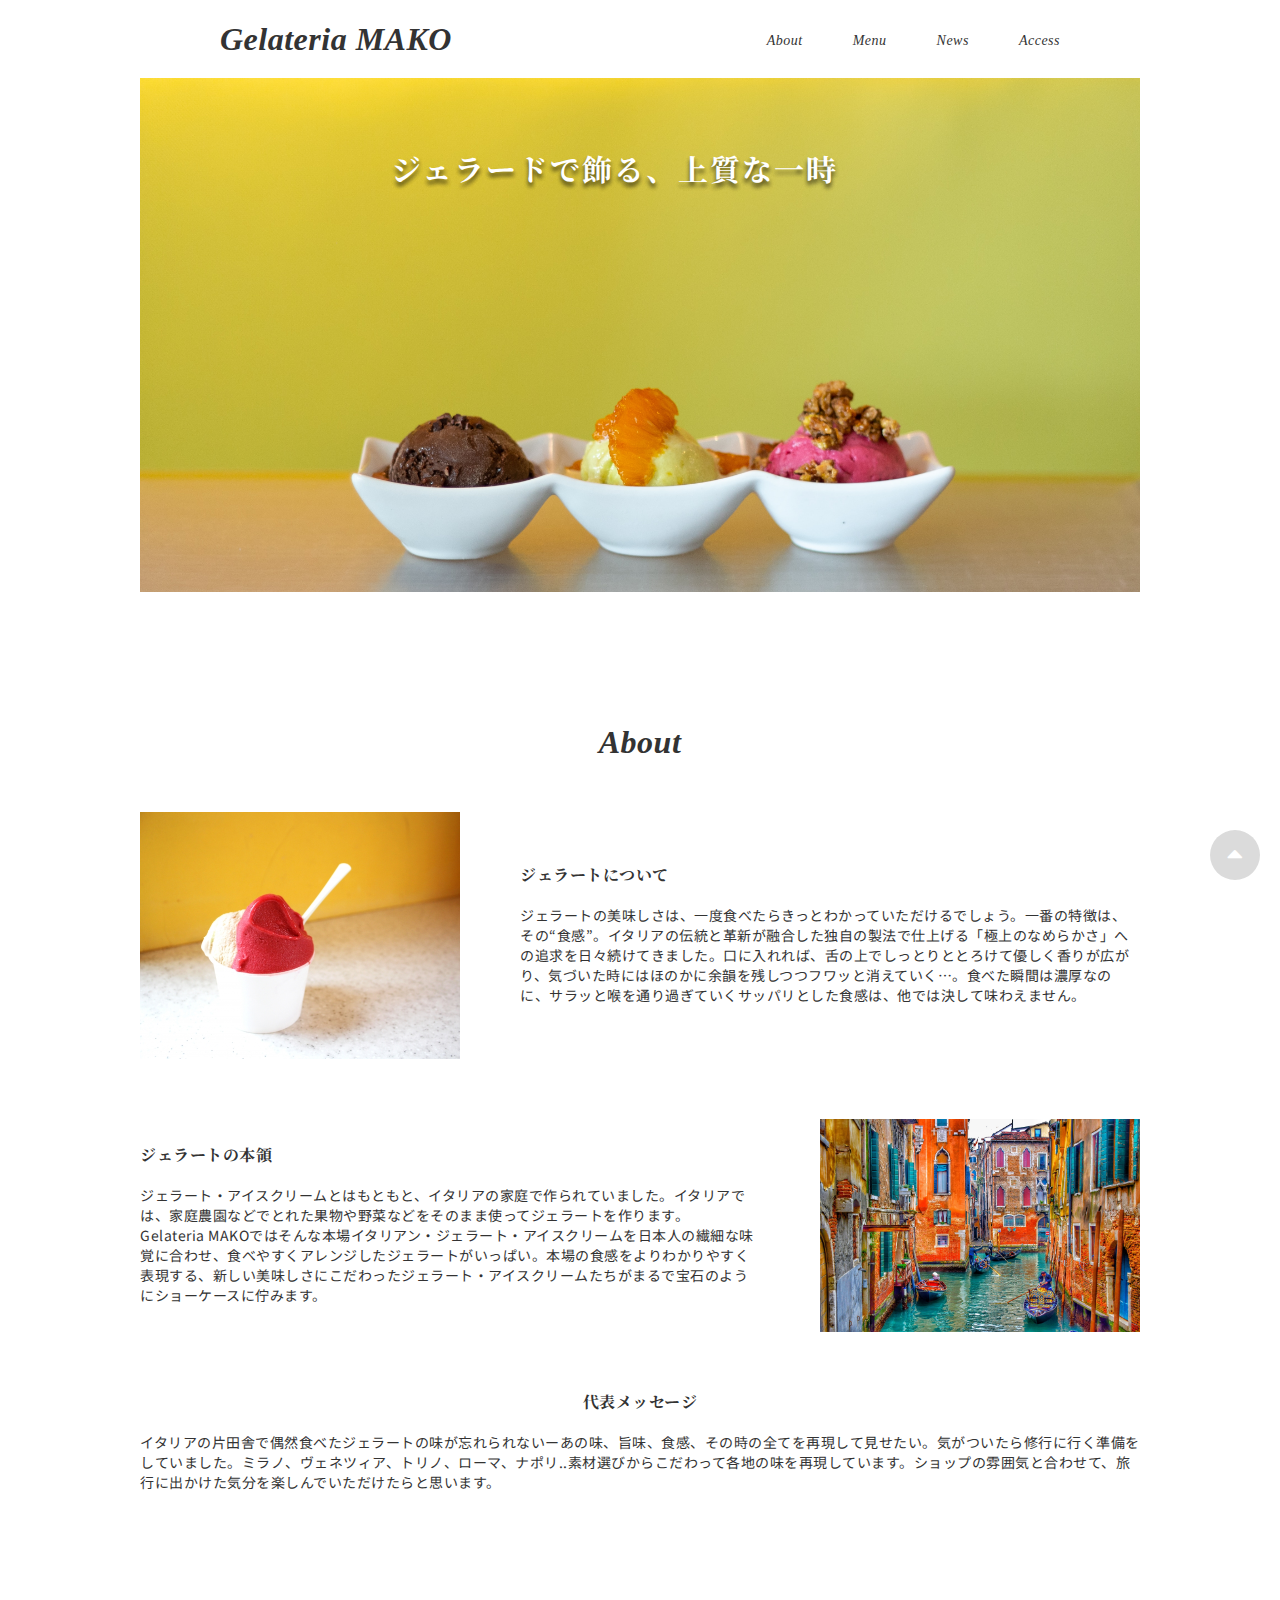
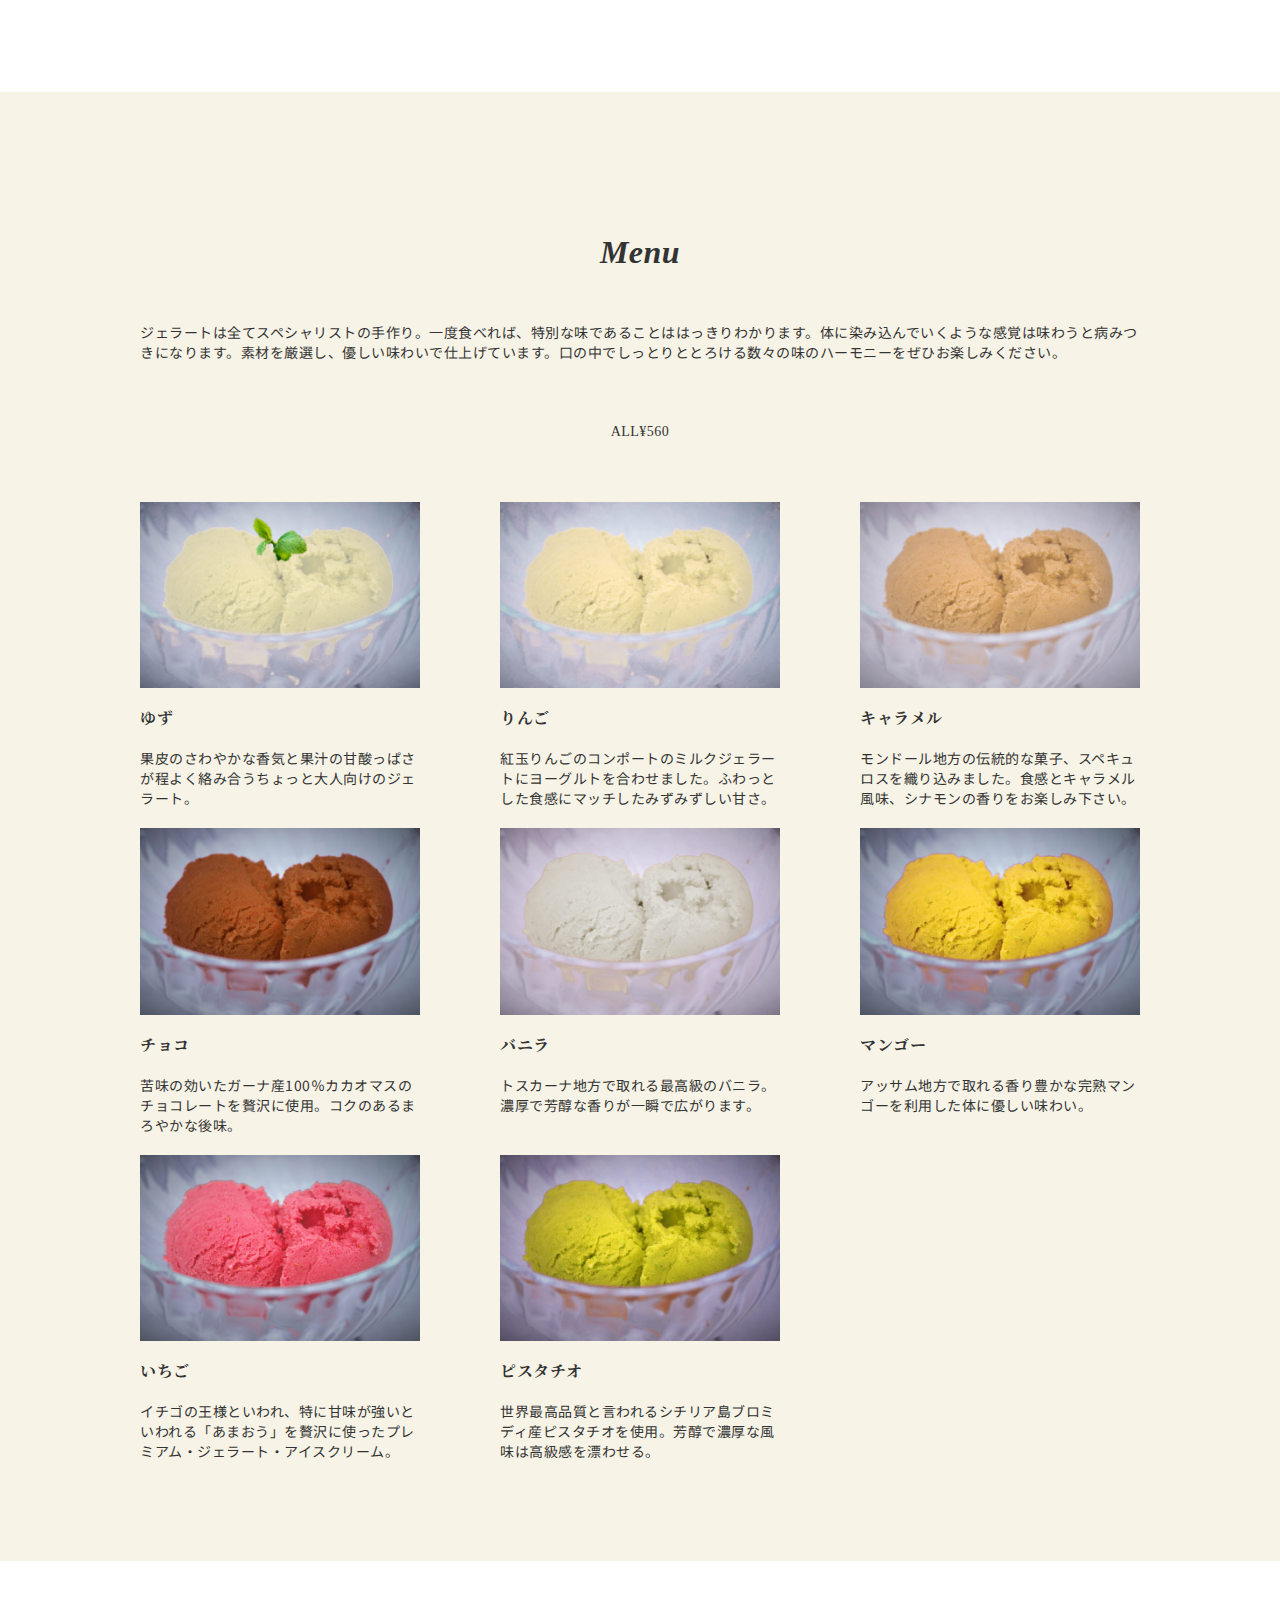
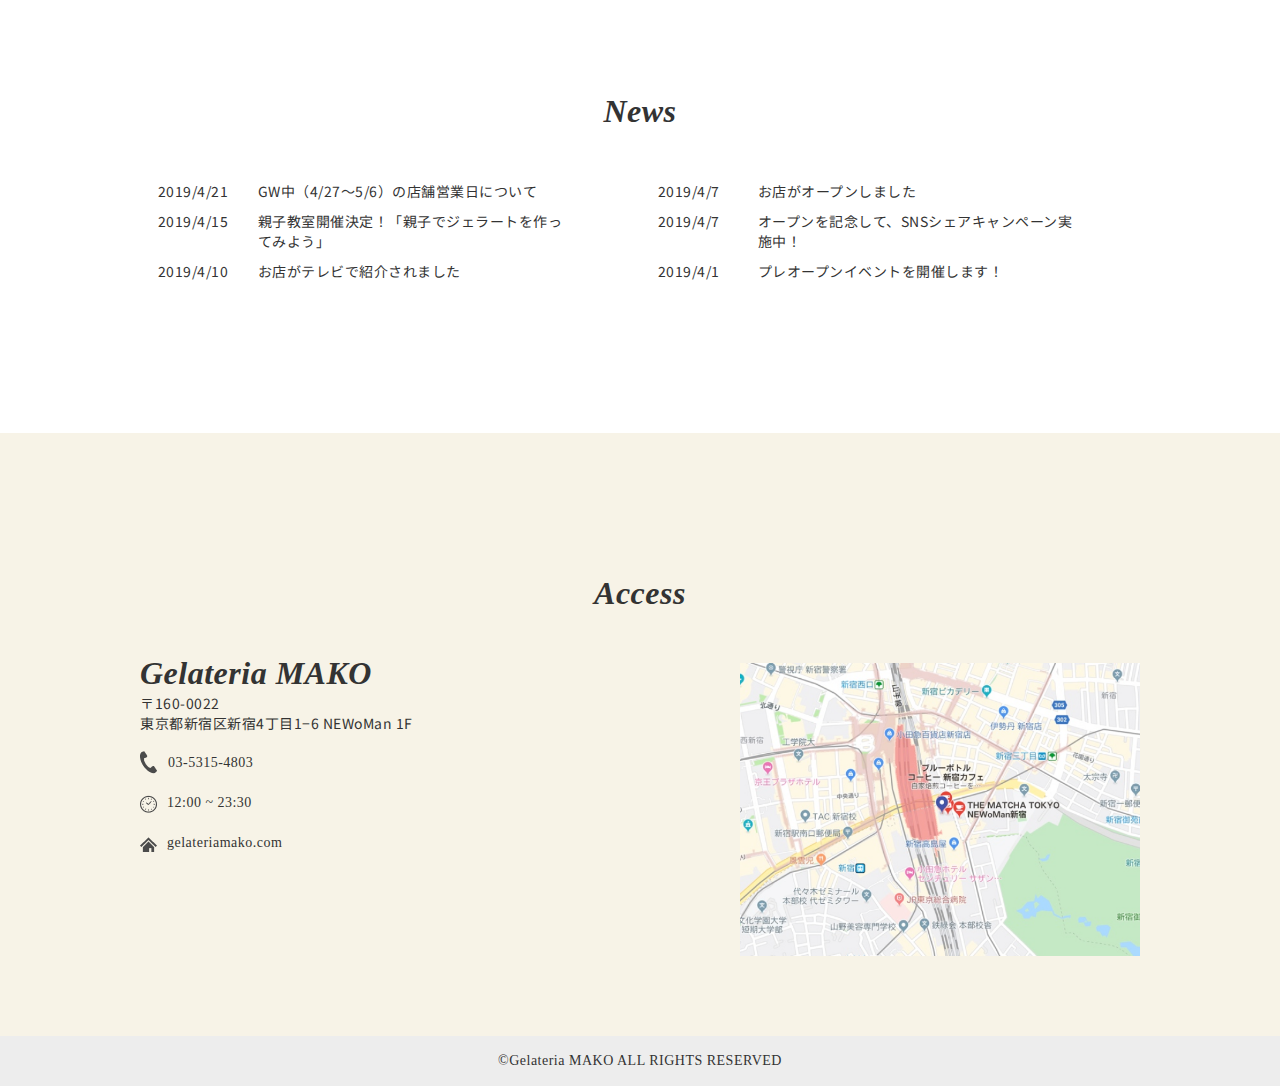
<file: MAKO/index.html>
<!DOCTYPE html>
<html lang="en">
<head>
  <meta charset="UTF-8">
  <meta name="viewport" content="width=device-width, initial-scale=1.0">
  <meta http-equiv="X-UA-Compatible" content="ie=edge">
  <!-- 共通 -->
  <meta property="og:url" content="サイトのURL"/>
  <meta property="og:title" content="サイトのタイトル"/>
  <meta property="og:image" content="画像のURL"/>
  <meta property="og:description" content="サイトのディスクリプション"/>
  <!-- Twitter -->
  <meta name="twitter:card" content="カード種類"/>
  <meta name="twitter:site" content="@ユーザー名/">
  <!-- Facebook -->
  <meta property="fb:app_id" content="AppID"/>
  <title>Gelateria MAKO</title>
  <link rel="stylesheet" href="./css/reset.css">
  <link rel="stylesheet" href="./css/style.css" media="screen">
  <link href="https://fonts.googleapis.com/css?family=Noto+Sans+JP|Noto+Serif+JP:200,300,400,500,600,700,900&display=swap&subset=japanese" rel="stylesheet">
  <link href="https://use.fontawesome.com/releases/v5.6.1/css/all.css" rel="stylesheet">
</head>
<body>
  <!-- header----- -->
<header class="header">
  <div class="header_left">
    <h1 class="site_title">Gelateria MAKO</h1>
  </div>
  <div class="header_right">
    <div class="nav_wrapper">
      <nav class="header_nav">
        <ul class="nav_list">
          <li class="nav_item"><a href="#About">About</a></li>
          <li class="nav_item"><a href="#Menu">Menu</a></li>
          <li class="nav_item"><a href="#News">News</a></li>
          <li class="nav_item"><a href="#Access">Access</a></li>
        </ul>
      </nav>
    </div>
  </div>  
  <!-- sp_only -->
  <div class="nav_wrapper_for_sp">
    <nav class="header_nav_for_sp">
      <ul class="nav_list_for_sp">
        <li class="nav_item_for_sp"><a href="#About">About</a></li>
        <li class="nav_item_for_sp"><a href="#Menu">Menu</a></li>
        <li class="nav_item_for_sp"><a href="#News">News</a></li>
        <li class="nav_item_for_sp"><a href="#Access">Access</a></li>
      </ul>
    </nav>
  </div>

  <!-- bar_and_button--->
  <div class="btn_trigger">
    <span class="bar bar_top"></span>
    <span class="bar bar_mid"></span>
    <span class="bar bar_bottom"></span>
  </div>
</header>

<!-- fv--- -->
<main>
<div class="fv_wrapper">
  
  <div class="fv">
    <p class="fv_sentence">ジェラードで飾る、上質な一時</p>
    <!-- <img src="" alt="first_view"> -->
  </div>
</div>

<!-- section_about -->
<section class="section_wrapper" id="About">
  <h2 class="section_title">About</h2>
  <div class="about_jelato">
    <div class="img_about_gelato">
      <img src="459470c6b9984157c83e18e113574e06_s.jpg" alt="ジェラート画像">
    </div>
    <div class="section_inner">
      <h3 class="section_subtitle">ジェラートについて</h3>
      <div class="content_about">
        <p class="section_about">
          ジェラートの美味しさは、一度食べたらきっとわかっていただけるでしょう。一番の特徴は、その“食感”。イタリアの伝統と革新が融合した独自の製法で仕上げる「極上のなめらかさ」への追求を日々続けてきました。口に入れれば、舌の上でしっとりととろけて優しく香りが広がり、気づいた時にはほのかに余韻を残しつつフワッと消えていく…。食べた瞬間は濃厚なのに、サラッと喉を通り過ぎていくサッパリとした食感は、他では決して味わえません。
        </p>
      </div>
    </div>
  </div>
  <div class="story_Italy">
    <div class="img_about_Italy">
      <img src="photo-1504197885-609741792ce7.jpeg" alt="イタリアの風景">
    </div>
    <div class="section_inner_Italy">
      <h3 class="section_subtitle">ジェラートの本領</h3>
      <p class="section_about">
        ジェラート・アイスクリームとはもともと、イタリアの家庭で作られていました。イタリアでは、家庭農園などでとれた果物や野菜などをそのまま使ってジェラートを作ります。<br>
        Gelateria MAKOではそんな本場イタリアン・ジェラート・アイスクリームを日本人の繊細な味覚に合わせ、食べやすくアレンジしたジェラートがいっぱい。本場の食感をよりわかりやすく表現する、新しい美味しさにこだわったジェラート・アイスクリームたちがまるで宝石のようにショーケースに佇みます。
      </p>
    </div>
  </div>
  <div class="message">
    <h3 class="section_subtitle_message">代表メッセージ</h3>
    <p>
      イタリアの片田舎で偶然食べたジェラートの味が忘れられないーあの味、旨味、食感、その時の全てを再現して見せたい。気がついたら修行に行く準備をしていました。ミラノ、ヴェネツィア、トリノ、ローマ、ナポリ..素材選びからこだわって各地の味を再現しています。ショップの雰囲気と合わせて、旅行に出かけた気分を楽しんでいただけたらと思います。
    </p>
  </div>
</section>

<!-- menu_flavors -->

<section class="menu" id="Menu">
  <h2 class="section_title">Menu</h2>
  <div class="section_inner_menu">
  <p class="section_about">
    ジェラートは全てスペシャリストの手作り。一度食べれば、特別な味であることははっきりわかります。体に染み込んでいくような感覚は味わうと病みつきになります。素材を厳選し、優しい味わいで仕上げています。口の中でしっとりととろける数々の味のハーモニーをぜひお楽しみください。
  </p>
  <p class="price">ALL¥560</p>
  <p class="tap">お好きな味をタップしてください。</p>
  <div class="card_list">
  <ul class="card">
    <li class="card_item">
      <div class="img_menu_for_sp">
        <img src="pict_gelato_yuzu.jpg" alt="ゆず">
      </div>
      <div class="card_content">
        <h3 class="card_title">ゆず</h3>
        <p class="card_text">果皮のさわやかな香気と果汁の甘酸っぱさが程よく絡み合うちょっと大人向けのジェラート。</p>
      </div>
    </li>

    <li class="card_item">
      <div class="img_menu_for_sp">
        <img src="pict_gelato_apple.jpg" alt="りんご">
      </div>
      <div class="card_content">
        <h3 class="card_title">りんご</h3>
        <p class="card_text">紅玉りんごのコンポートのミルクジェラートにヨーグルトを合わせました。ふわっとした食感にマッチしたみずみずしい甘さ。</p>
      </div>
    </li>

    <li class="card_item">
      <div class="img_menu_for_sp">
        <img src="pict_gelato_caramel.jpg" alt="キャラメル">
      </div>
      <div class="card_content">
        <h3 class="card_title">キャラメル</h3>
        <p class="card_text">モンドール地方の伝統的な菓子、スペキュロスを織り込みました。食感とキャラメル風味、シナモンの香りをお楽しみ下さい。</p>
      </div>
    </li>

    <li class="card_item">
      <div class="img_menu_for_sp">
        <img src="pict_gelato_choco.jpg" alt="チョコ">
      </div>
      <h3 class="card_title">チョコ</h3>
      <p class="card_text">苦味の効いたガーナ産100％カカオマスのチョコレートを贅沢に使用。コクのあるまろやかな後味。</p>
    </li>

    <li class="card_item">
      <div class="img_menu_for_sp">
        <img src="pict_gelato_vanilla.jpg" alt="バニラ">
      </div>
      <h3 class="card_title">バニラ</h3>
      <p class="card_text">トスカーナ地方で取れる最高級のバニラ。濃厚で芳醇な香りが一瞬で広がります。</p>
    </li>

    <li class="card_item">
      <div class="img_menu_for_sp">
        <img src="pict_gelato_mango.jpg" alt="マンゴー">
      </div>
      <h3 class="card_title">マンゴー</h3>
      <p class="card_text">アッサム地方で取れる香り豊かな完熟マンゴーを利用した体に優しい味わい。</p>
    </li>

    <li class="card_item">
      <div class="img_menu_for_sp">
        <img src="pict_gelato_strawberry.jpg" alt="いちご">
      </div>
      <h3 class="card_title">いちご</h3>
      <p class="card_text">イチゴの王様といわれ、特に甘味が強いといわれる「あまおう」を贅沢に使ったプレミアム・ジェラート・アイスクリーム。</p>
    </li>

    <li class="card_item">
      <div class="img_menu_for_sp">
        <img src="pict_gelato_pistachio.jpg" alt="ピスタチオ">
      </div>
      <h3 class="card_title">ピスタチオ</h3>
      <p class="card_text">世界最高品質と言われるシチリア島ブロミディ産ピスタチオを使用。芳醇で濃厚な風味は高級感を漂わせる。</p>
    </li>
  </ul>
  </div>

  <!-- card_list_for_sp -->

<div class="card_list_for_sp">
  <ul class="card">
    <p class="close">×</p>
    <li class="sp_none card_item_for_sp_yuzu" id="yuzu">
      <div class="img_menu">
        <img src="pict_gelato_yuzu.jpg" alt="ゆず">
      </div>
      <div class="card_content">
        <h3 class="card_title_for_sp">ゆず</h3>
        <p class="card_text_for_sp">果皮のさわやかな香気と果汁の甘酸っぱさが程よく絡み合うちょっと大人向けのジェラート。</p>
      </div>
    </li>

    <li class="sp_none card_item_for_sp_vanilla" id="vanilla">
      <div class="img_menu">
        <img src="pict_gelato_vanilla.jpg" alt="バニラ">
      </div>
      <h3 class="card_title_for_sp">バニラ</h3>
      <p class="card_text_for_sp">トスカーナ地方で取れる最高級のバニラ。濃厚で芳醇な香りが一瞬で広がります。</p>
    </li>

    <li class="sp_none card_item_for_sp_apple" id="apple">
      <div class="img_menu">
        <img src="pict_gelato_apple.jpg" alt="りんご">
      </div>
      <div class="card_content">
        <h3 class="card_title_for_sp">りんご</h3>
        <p class="card_text_for_sp">紅玉りんごのコンポートのミルクジェラートにヨーグルトを合わせました。ふわっとした食感にマッチしたみずみずしい甘さ。</p>
      </div>
    </li>


    <li class="sp_none card_item_for_sp_mango" id="mango">
      <div class="img_menu">
        <img src="pict_gelato_mango.jpg" alt="マンゴー">
      </div>
      <h3 class="card_title_for_sp">マンゴー</h3>
      <p class="card_text_for_sp">アッサム地方で取れる香り豊かな完熟マンゴーを利用した体に優しい味わい。</p>
    </li>

    
    <li class="sp_none card_item_for_sp_caramel" id="caramel">
      <div class="img_menu">
        <img src="pict_gelato_caramel.jpg" alt="キャラメル">
      </div>
      <div class="card_content">
        <h3 class="card_title_for_sp">キャラメル</h3>
        <p class="card_text_for_sp">モンドール地方の伝統的な菓子、スペキュロスを織り込みました。食感とキャラメル風味、シナモンの香りをお楽しみ下さい。</p>
      </div>
    </li>

    <li class="sp_none card_item_for_sp_chocolate" id="choco">
      <div class="img_menu">
        <img src="pict_gelato_choco.jpg" alt="チョコ">
      </div>
      <h3 class="card_title_for_sp">チョコ</h3>
      <p class="card_text_for_sp">苦味の効いたガーナ産100％カカオマスのチョコレートを贅沢に使用。コクのあるまろやかな後味。</p>
    </li>

    



    <li class="sp_none card_item_for_sp_strawberry" id="strawberry">
      <div class="img_menu">
        <img src="pict_gelato_strawberry.jpg" alt="いちご">
      </div>
        <h3 class="card_title_for_sp">いちご</h3>
      <p class="card_text_for_sp">イチゴの王様といわれ、特に甘味が強いといわれる「あまおう」を贅沢に使ったプレミアム・ジェラート・アイスクリーム。</p>
    </li>

    <li class="sp_none card_item_for_sp_pista" id="pista">
      <div class="img_menu">
        <img src="pict_gelato_pistachio.jpg" alt="ピスタチオ">
      </div>
        <h3 class="card_title_for_sp">ピスタチオ</h3>
      <p class="card_text_for_sp">世界最高品質と言われるシチリア島ブロミディ産ピスタチオを使用。芳醇で濃厚な風味は高級感を漂わせる。</p>
    </li>
  </div>
  </div>

  <!-- menu_flavors_for_sp -->
<div class="menu_for_sp">
  <dl class="menu_lists_for_sp">
  <div class="test-btn flavor_for_sp_yuzu">
    <dt class="circle_yuzu">●</dt>
    <dd class="flavor_title_for_sp_yuzu">ゆず</dd>
  </div>

  <div class="test-btn flavor_for_sp_apple">
    <dt class="circle_apple">●</dt>
    <dd class="flavor_title_for_sp_apple">りんご</dd>
  </div>

  <div class="test-btn flavor_for_sp_caramel">
    <dt class="circle_caramel">●</dt>
    <dd class="flavor_title_for_sp_caramel">キャラメル</dd>
  </div>

  <div class="test-btn flavor_for_sp_chocolate">
    <dt class="circle_chocolate">●</dt>
    <dd class="flavor_title_for_sp_chocolate">チョコレート</dd>
  </div>

  <div class="test-btn flavor_for_sp_vanilla">
    <dt class="circle_vanilla">●</dt>
    <dd class="flavor_title_for_sp_vanilla">バニラ</dd>
  </div>

  <div class="test-btn flavor_for_sp_mango">
    <dt class="circle_mango">●</dt>
    <dd class="flavor_title_for_sp_mango">マンゴー</dd>
  </div>

  <div class="test-btn flavor_for_sp_strawberry">
    <dt class="circle_strawberry">●</dt>
    <dd class="flavor_title_for_sp_strawberry">いちご</dd>
  </div>

  <div class="test-btn flavor_for_sp_pista">
    <dt class="circle_pista">●</dt>
    <dd class="flavor_title_for_sp_pista">ピスタチオ</dd>
  </div>

  </dl>
  </div>
</section>

<!-- News -->

<section class="news" id="News">
  <h2 class="section_title">News</h2>
  <div class="section_inner_news">
    <dl class="news_box">
    <!-- <div class="news_left"> -->
      <div class="news_block">
        <dt class="news_date">2019/4/21</dt>
        <dd class="news_title">GW中（4/27〜5/6）の店舗営業日について</dd>
      </div>

      <div class="news_block">
        <dt class="news_date">2019/4/15</dt>
        <dd class="news_title">親子教室開催決定！「親子でジェラートを作ってみよう」</dd>
      </div>
      
      <div class="news_block">
        <dt class="news_date">2019/4/10</dt>
        <dd class="news_title">お店がテレビで紹介されました</dd>
      </div>
      <!-- </div> -->
      
    <!-- <div class="news_right"> -->
      <div class="news_block">
        <dt class="news_date">2019/4/7</dt>
        <dd class="news_title">お店がオープンしました</dd>
      </div>

      <div class="news_block">
        <dt class="news_date">2019/4/7</dt>
        <dd class="news_title">オープンを記念して、SNSシェアキャンペーン実施中！</dd>
      </div>

      <div class="news_block">
        <dt class="news_date">2019/4/1</dt>
        <dd class="news_title">プレオープンイベントを開催します！</dd>
      </div>
    </dl>
  </div>
</section>

<!-- Access -->
<section class="Access" id="Access">
  <h2 class="section_title">Access</h2>
  <div class="section_inner_access_blocks">
  <div class="map">
    <img src="map.png" alt="マップ">
  </div>
  <div class="section_inner_access">
    <h1 class="site_title">Gelateria MAKO</h1>
    <p class="adress_place">〒160-0022<br>東京都新宿区新宿4丁目1−6 NEWoMan 1F</p>
    <div class="access_box">
    <div class="access_icon">
      <img src="tel.png" alt="電話アイコン">
    </div>
    <p class="adress">03-5315-4803</p>
    </div>
    <div class="access_box">
    <div class="access_icon">
      <img src="watch.png" alt="時計アイコン">
    </div>
    <p class="time">12:00 ~ 23:30</p>
    </div>
    <div class="access_box">
    <div class="access_icon">
      <img src="home.png" alt="家アイコン">
    </div>
    <p class="hp">gelateriamako.com</p>
    </div>
  </div>
  <div id="page_top"><a href="#"></a>
  </div>
  </div>
</section>
</main>

<!-- footer -->
<footer><small>©︎Gelateria MAKO ALL RIGHTS RESERVED</small></footer>
<script src="https://ajax.googleapis.com/ajax/libs/jquery/3.1.0/jquery.min.js"></script>
<script src="./js/script.js"></script>
</body>
</html>
</file>
<file: MAKO/css/style.css>
/* base */

html {
  font-size: 62.5%;
}


body {
  font-size: 1.4rem;
  font-family: 'Noto Sans JP', sans-serif;
  letter-spacing: 0.05rem;
  line-height: 2.0rem;
  color: #333333;
}

.section_subtitle ,.section_subtitle_message ,.card_title {
  font-size: 1.6rem;
  font-family: 'Noto Serif JP', serif;
  letter-spacing: 0.05rem;
}

img {
  max-width: 100%;
  /* height: auto; */
  vertical-align: bottom;
}

.section_title {
  margin: 140px 0 60px 0;
  position: relative;
  text-align: center;
  font-size: 3.2rem;
  font-family: 'Times New Roman', Times, serif;
  font-weight: bold;
  font-style: italic;
}

/* header */

header {
  margin: 20px 220px;
  display: flex;
  line-height: 38px;
  align-items: center;
  justify-content: space-between;
}

.site_title {
  font-size: 3.2rem;
  font-family: 'Times New Roman', Times, serif;
  font-weight: bold;
  font-style: italic;
}


.header_in_line {
  display: inline-block;
}
.nav_wrapper {
  width: 300px;
  height: 38px;
  align-items: center;
}

.nav_list {
  display: flex;
  justify-content: flex-end;
}

.nav_item {
  padding-left: 50px;
  
}

.nav_wrapper_for_sp {
  display: none;
}

a {
  font-family: 'Times New Roman', Times, serif;
  color: #333333;
  text-decoration: none;
}

.nav_list a {
  font-style: italic;
}

.nav-wrapper_sp , .header_nav_sp,.nav-list_sp ,.nav-item_sp{
  display: none;
}

main {
  margin: auto;
}

/* bar_and_button */





/* fv */

.fv_wrapper {
  position: relative;
  max-width: 1000px;
  margin: 0 auto;
}

.fv {
  background-image: url(../allie-smith-Qq_XfKNq2dE-unsplash.jpg);
  width: 1000px;
  height: 514px;
  background-size: cover;
}

.fv_sentence {
  position: absolute;
  font-family: Noto Serif JP;
  color: #fff;
  font-size: 30px;
  font-weight: bold;
  letter-spacing: 0.2rem;
  text-shadow: 0px 4px 4px rgba(0, 0, 0, 0.25), 0px 4px 4px rgba(0, 0, 0, 0.25), 0px 4px 4px rgba(0, 0, 0, 0.25);
  padding: 80px 251px;
}

.btn_trigger {
  display: none;
}


/* About */

.section_wrapper {
  max-width: 1000px;
  padding-bottom: 140px;
  margin: 0 auto;
}

.img_about_gelato {
  vertical-align: middle;
  flex-basis: 32%;
}

.about_jelato {
  display: flex;
  align-items: center;
  justify-content: flex-end;
  margin: 60px 0;
}

.section_inner {
  padding-left: 60px;
  flex-basis: 62%;
  align-items: center;
}

.section_inner_menu {
  width: 1000px;
  margin: 0 auto;
}
.section_subtitle {
  padding-bottom: 20px;
  font-family: Noto Serif JP;
  font-size: 1.6rem;
  font-weight: bold;
  letter-spacing: 1.05;
}

.img_about_Italy {
  width: 32%;
  height: auto;
  vertical-align: middle;
  margin: 0;
}

.story_Italy {
  display: flex;
  flex-direction: row-reverse;
  align-items: center;
  margin: 60px 0;
}

.section_inner_Italy {
  justify-content: flex-end;
  padding-right: 60px;
  flex-basis: 62%;
  align-items: center;
}

.message {
  margin: 60px 0;
}

.section_subtitle_message {
  text-align: center;
  padding-bottom: 20px;
  font-family: Noto Serif JP;
  font-size: 1.6rem;
  font-weight: bold;
  letter-spacing: 1.05;
}






/* menu */

.menu {
  max-width: 1400px;
  background-color: rgba(228, 214,177, 0.3);
  z-index: 0;
  padding: 10px 80px 80px 80px;
  margin: 0 auto;
}


.img_menu {
  display: inline-block;
}

.card_item {
  list-style: none;
  flex-basis: 28%;
}

.card_title {
  padding: 20px 0;
}

.price {
  margin: 60px 0;
  text-align: center;
  font-family: 'Times New Roman', Times, serif;
}

.card_list {
  
}

.card {
  display: flex;
  flex-wrap: wrap;
  flex-basis: 28%;
  justify-content: space-between;
  }
  .card::after {
    content: "";
    display: block;
    width: 28%;
    height: 0;
  }

.card_text {
  display: flex;
  flex-wrap: wrap;
  flex-basis: 28%;
  padding-bottom: 20px;
}








/* news */

.section_inner_news {
  max-width: 1000px;
  flex-basis: 50%;
  padding-bottom: 140px;
  margin: 0 auto;
}

.news_date {
  width: 20%;
}


.news_title {
  width: 70%;
  margin-left: 10px;
}

.news_box {
  width: 100%;
  display: flex;
  height: 8em;
  flex-wrap: wrap;
  flex-direction: column;
}

.news_block {
  width: 45%;
  display: flex;
  justify-content: center;
  margin: 0 0 10px 0;
}










/* access */

.Access {
  max-width: 1400px;
  background-color: rgba(228, 214,177, 0.3);
  z-index: 0;
  padding: 10px 80px 80px 80px;
  margin: 0 auto;
}

.section_inner_access_blocks {
  display: flex;
  flex-direction: row-reverse;
  width: 1000px;
  margin: auto;
  justify-content: space-between;
}

.access_icon {
  vertical-align: bottom;
  max-width: 100%;
}

.adress {
  padding: 10px;
}

.time {
  padding: 10px;
}

.adress_place {
  padding: 10px 0;
}

.access_box {
  display: flex;
  font-family: 'Times New Roman', Times, serif;
  align-items: center;
}

.hp {
  font-family: 'Times New Roman', Times, serif;
  padding: 10px;
}

.map {
  max-width: 100%;
  width: 40%;
}

/* footer */

footer {
  text-align: center;
  line-height: 50px;
  text-align: center;
  background-color: rgba(196,196,196, 0.3);
  font-family: 'Times New Roman', Times, serif;
}




/* page_top */


#page_top{
  width: 50px;
  height: 50px;
  position: fixed;
  right: 0;
  bottom: 0;
  background: #C4C4C4;
  opacity: 0.6;
  border-radius: 50%;
  margin: 20px;
}
#page_top a{
  position: relative;
  display: block;
  width: 50px;
  height: 50px;
  text-decoration: none;
}
#page_top a::before{
  font-family: 'Font Awesome 5 Free';
  font-weight: 900;
  content: '\f0d8';
  font-size: 25px;
  color: #fff;
  position: absolute;
  width: 25px;
  height: 17px;
  top: -5px;
  bottom: 0;
  right: 0;
  left: 0;
  margin: auto;
  text-align: center;
}

.card_list_for_sp , .menu_lists_for_sp, .tap{
  display: none;
}





/* responsive */

@media screen and (max-width: 1120px) {





.fv {
  width: 100%;
  height: 50vw;
  margin: 0 auto;
  text-align: center;
  background-image: url(../FirstView_sp.png);
}

.fv_wrapper {
  width: 100%;
  padding: none;
}

.fv_sentence {
  width: 100%;
  box-sizing: border-box;
  padding: 4vw 0;
  font-size: 4vw;
  margin: 0 auto;
 }


.header {
  margin: 0 auto;
  display: flex;
}

.header_left {
  display: inline;
  margin: 20px 0 20px 17px;
}

.header_right {
  width: 100%;
  display: none;
}

.btn_trigger {
  display: block;
  width: 39px;
  height: 39px;
  background-color: #F7F3E8;
  position: relative;
  z-index: 3;
  margin-right: 5%;
}

.bar{
  width: 20px;
  height: 1px;
  background-color: #BFBFBF;
  display: block;
  position: absolute;
  left: 50%;
  transform: translateX(-50%);
}

.bar_top{
  top: 10px;
}
.bar_mid{
  top: 50%;
  transform: translate(-50%,-50%);
}
.bar_bottom{
  bottom: 10px;
}

.btn_trigger.close .bar_top{
  transform: translate(-50%,10px) rotate(45deg);
  transition: transform .3s;
}
.btn_trigger.close .bar_mid{
  opacity: 0;
  transition: opacity .3s;
}
.btn_trigger.close .bar_bottom{
  transform: translate(-50%,-9px) rotate(-45deg);
  transition: transform .3s;
}

.nav_wrapper_for_sp{
  width: 100vw;
  height: 100vh;
  position: fixed;
  top: 0;
  left: 0;
  z-index: 2;
}
.header_nav_for_sp{
  width: 100%;
  height: 100%;
  background-color:  rgba(255,255,255,.96);
  z-index: 2;
}
.header_nav_for_sp .nav_list_for_sp{
  display: block;
  position: absolute;
  top: 50%;
  left: 50%;
  transform: translate(-50%,-50%);
  text-align: center;
}
.header_nav_for_sp .nav_item_for_sp{
  margin-right: 0;
  margin-bottom: 40px;
}

body.noscroll{
  overflow: hidden;
}

.nav_item_for_sp: :last-of-type{
  margin-right: 0;
}

.nav_list_for_sp{
  display: block;
}

.about_jelato ,.story_Italy{
  flex-direction: column;
}

.section_wrapper {
  width: 90%;
  padding-bottom: 80px;
}

.img_about_gelato ,.img_about_Italy{
  width: 100%;
}

.section_subtitle {
  padding: 20px 0;
}

.flavor_title_for_sp_yuzu ,.flavor_title_for_sp_apple, .flavor_title_for_sp_caramel, .flavor_title_for_sp_chocolate, .flavor_title_for_sp_vanilla, .flavor_title_for_sp_mango, .flavor_title_for_sp_strawberry, .flavor_title_for_sp_pista{
  display: block;
  width: 70%;
}

.section_inner ,.section_inner_Italy{
  padding: 0;
}
.section_subtitle {
  display: flex;
  flex-direction: column;
  width: 100%;
}

/* card_for_sp */

.menu_lists_for_sp {
  width: 100%;
  flex-basis: 50%;
  flex-direction: column;
  max-height: 280px;
  padding-bottom: 140px;
  margin: 0 auto;
}

.yuzu_sp {
  width: 70%;
}

.close{
  text-align: right;
}

.menu_for_sp {
  width: 100%;
  flex-basis: 50%;
  padding-bottom: 140px;
  margin: 0 auto;
}

.menu_lists_for_sp {
  width: 100%;
  display: flex;
  flex-wrap: wrap;
  padding-bottom: 10px;
}

.flavor_for_sp_yuzu ,.flavor_for_sp_apple ,.flavor_for_sp_caramel ,.flavor_for_sp_chocolate ,.flavor_for_sp_vanilla ,.flavor_for_sp_mango ,.flavor_for_sp_strawberry ,.flavor_for_sp_pista{
  width: 45%;
  display: flex;
  justify-content: center;
  margin-bottom: 50px;
}

.flavor_title_for_sp {
  width: 70%;
  font-size: 1.6rem;
}

.circle_yuzu {
  width: 20%;
  color: #EBE2B8;
}

.circle_apple {
  width: 20%;
  color: #FAE6B7;
}

.circle_caramel {
  width: 20%;
  color: #C99C66;
}

.circle_chocolate {
  width: 20%;
  color: #773717;
}

.circle_vanilla {
  width: 20%;
  color: #F1DDA6;
}

.circle_mango {
  width: 20%;
  color: #FDDB50;
}


.circle_strawberry {
  width: 20%;
  color: #F23C61;
}

.circle_pista {
  width: 20%;
  color: #E4D439;
}

.price {
  margin: 60px 0 40px 0;
}

.tap {
  display: block;
  margin-bottom: 40px;
  text-align: center;
}

.card_item{
  display: none;
}

.sp_none {
  list-style: none;
  display: none;
}

.img_menu {
  display: inline-block;
}

.card_item_for_sp {
  list-style: none;
}

.card_title_for_sp {
  padding: 20px 0;
  font-family: Noto serif JP;
}

.card_list {
  
}

.card {
  justify-content: space-between;
  }
  .card::after {
    content: "";
    display: block;
    height: 0;
  }

.card_text_for_sp {
  display: block;
  padding-bottom: 20px;
}

.menu {
  width: 90%;
  padding: 10px 5%;
}

.section_inner_menu {
  width: 100%;
}

.news {
  width: 90%;
  padding: 10px 5%;
}

.news_block {
  width: 100%;
  padding-bottom: 20px;
}

.news_title {
  padding-left: 10px;
}

.section_inner_news {
  width: 100%;
}

.news_box {
  width: 100%;
  display: inline-block;
}

.Access {
  width: 90%;
  padding: 10px 5%;
}

.section_inner_access_blocks {
  width: 90%;
  padding: 0;
  display: flex;
  flex-direction: column-reverse;
  text-align: center;
}

.access_box {
  text-align: center;
}

.a ,.access_icon{
  display: none;
}

#page_top , #page_top a ,#page_top a::before{
  display: none;
}

.access_box {
  justify-content: center;
}

.adress {
  position: relative;
}

.adress::before{
  position: absolute;
  width: 2rem;
  height: 2rem;
  display: inline-block;
  background-image: url(../電話の受話器のアイコン素材.svg);
  background-position: center;
  background-size: cover;
  content: "";
  vertical-align: center;
  left: -15px;
  top: 10px;
}


.time {
  position: relative;
}

.time::before{
  position: absolute;
  width: 2rem;
  height: 2rem;
  display: inline-block;
  background-image: url(../時計の無料アイコン.svg);
  background-position: center;
  background-size: cover;
  content: "";
  vertical-align: center;
  left: -16px;
  top: 8px;
}



.hp::before{
  position: absolute;
  width: 2rem;
  height: 2rem;
  display: inline-block;
  background-image: url(../家の無料アイコン.svg);
  background-position: center;
  background-size: cover;
  content: "";
  vertical-align: center;
  left: -28px;
  top: 0;
}

.hp {
  padding: 0;
  position: relative;
}

.map {
  width: 90%;
  justify-content: center;
  padding: 20px;
}

}
</file>
